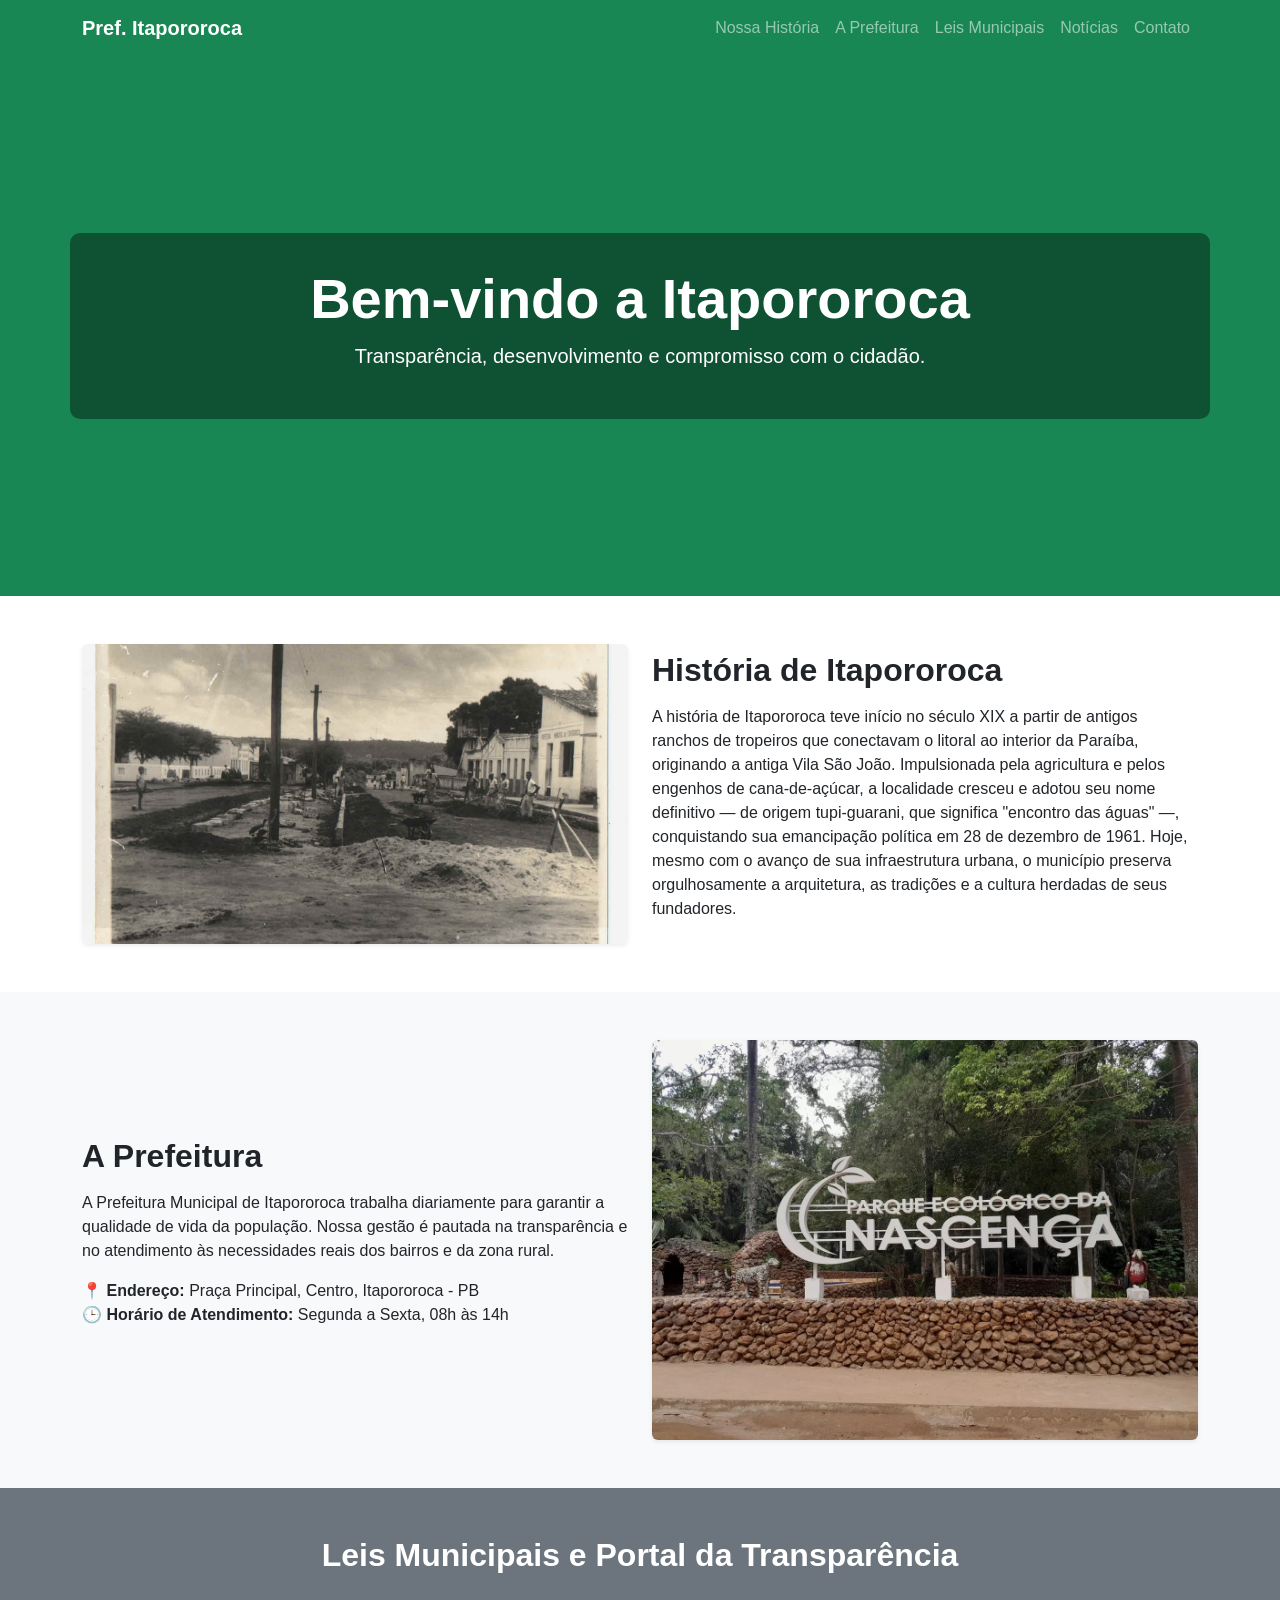
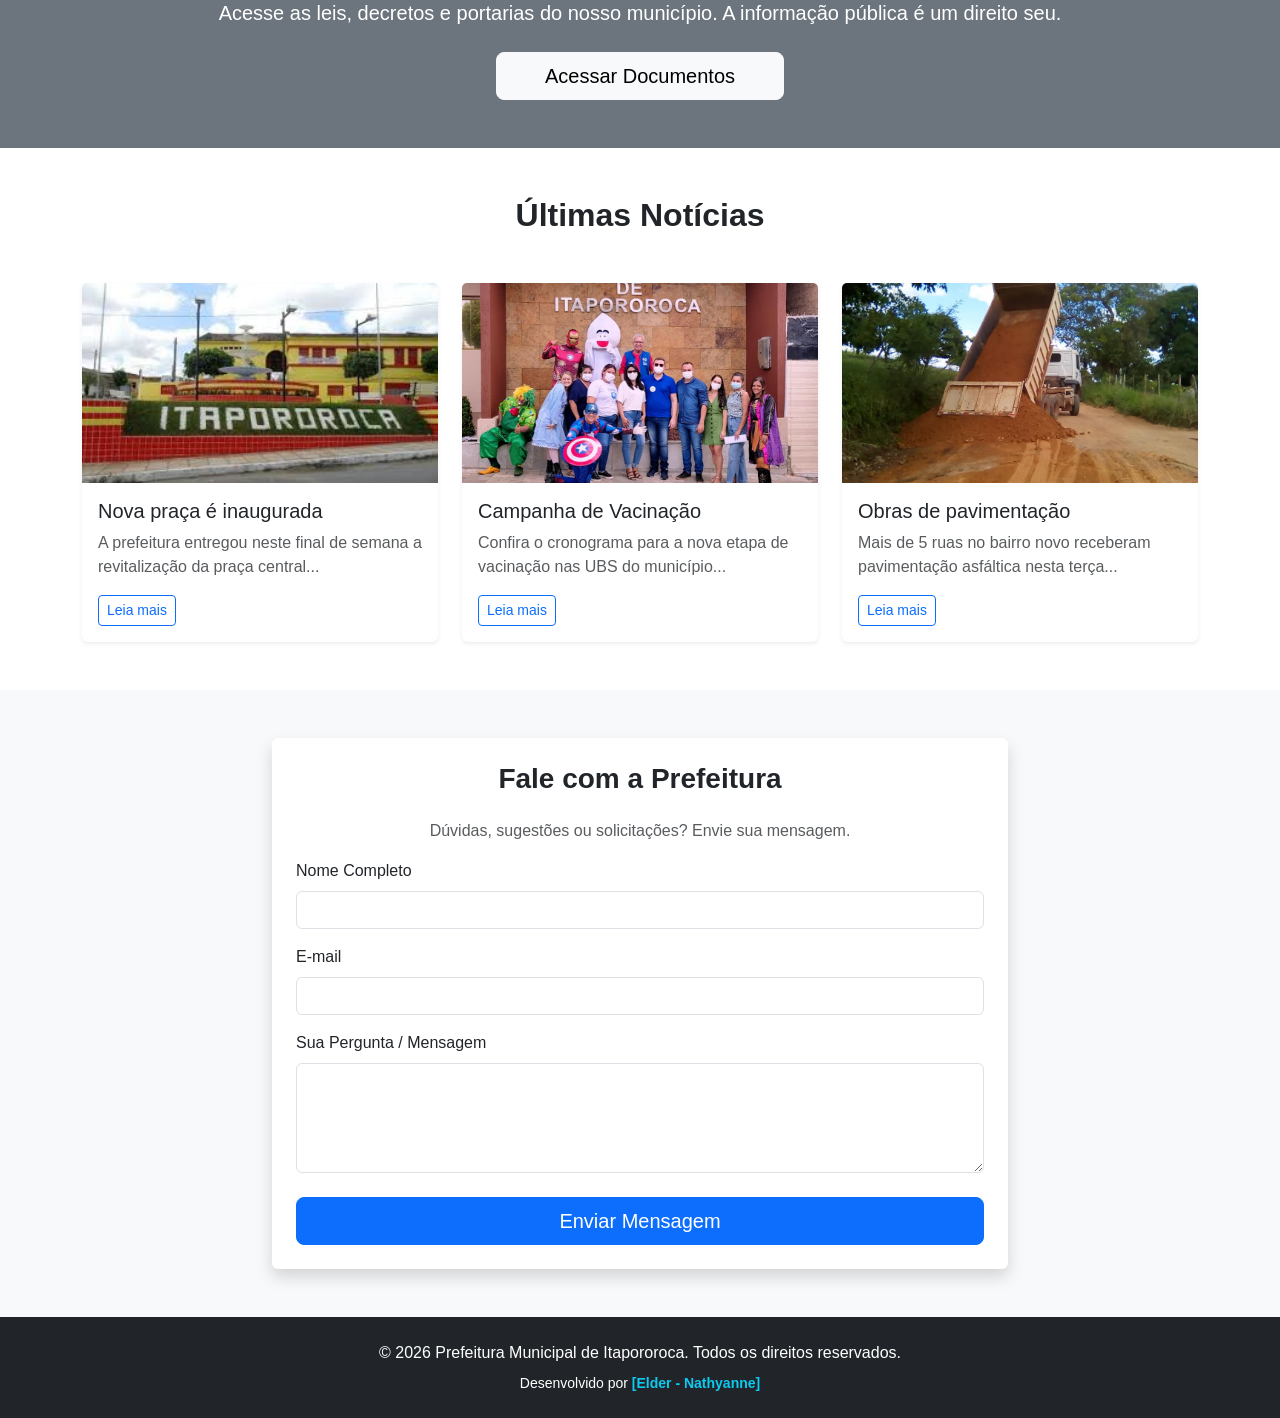
<file: index.html>
<!DOCTYPE html>
<html lang="pt-BR">
<head>
    <meta charset="UTF-8">
    <meta name="viewport" content="width=device-width, initial-scale=1.0">
    <title>Prefeitura Municipal de Itapororoca</title>
    <link href="https://cdn.jsdelivr.net/npm/bootstrap@5.3.0/dist/css/bootstrap.min.css" rel="stylesheet">
    <link rel="stylesheet" href="assets/css/style.css">
</head>
<body>

    <nav class="navbar navbar-expand-lg navbar-dark bg-success sticky-top">
        <div class="container">
            <a class="navbar-brand fw-bold" href="#">Pref. Itapororoca</a>
            <button class="navbar-toggler" type="button" data-bs-toggle="collapse" data-bs-target="#navbarNav">
                <span class="navbar-toggler-icon"></span>
            </button>
            <div class="collapse navbar-collapse" id="navbarNav">
                <ul class="navbar-nav ms-auto">
                    <li class="nav-item"><a class="nav-link" href="#historia">Nossa História</a></li>
                    <li class="nav-item"><a class="nav-link" href="#prefeitura">A Prefeitura</a></li>
                    <li class="nav-item"><a class="nav-link" href="#leis">Leis Municipais</a></li>
                    <li class="nav-item"><a class="nav-link" href="#noticias">Notícias</a></li>
                    <li class="nav-item"><a class="nav-link" href="#contato">Contato</a></li>
                </ul>
            </div>
        </div>
    </nav>

   <header class="hero d-flex align-items-center text-center text-white">
        <div class="container">
            <h1 class="display-4 fw-bold">Bem-vindo a Itapororoca</h1>
            <p class="lead">Transparência, desenvolvimento e compromisso com o cidadão.</p>
        </div>
    </header>

    <section id="historia" class="py-5">
        <div class="container">
            <div class="row align-items-center">
                <div class="col-md-6 mb-4 mb-md-0">
                    <div class="rounded overflow-hidden shadow-sm" style="height: 300px;">
                        <img src="assets/img/histo.png" class="w-100 h-100" style="object-fit: cover;" alt="História de Itapororoca">
                    </div>
                </div>
                <div class="col-md-6">
                    <h2 class="fw-bold mb-3">História de Itapororoca</h2>
                    <p>A história de Itapororoca teve início no século XIX a partir de antigos ranchos de tropeiros que conectavam o litoral ao interior da Paraíba, originando a antiga Vila São João. Impulsionada pela agricultura e pelos engenhos de cana-de-açúcar, a localidade cresceu e adotou seu nome definitivo — de origem tupi-guarani, que significa "encontro das águas" —, conquistando sua emancipação política em 28 de dezembro de 1961. Hoje, mesmo com o avanço de sua infraestrutura urbana, o município preserva orgulhosamente a arquitetura, as tradições e a cultura herdadas de seus fundadores.</p>
                </div>
            </div>
        </div>
    </section>

    <section id="prefeitura" class="py-5 bg-light">
        <div class="container">
            <div class="row align-items-center flex-md-row-reverse">
                <div class="col-md-6 mb-4 mb-md-0">
                    <div class="rounded overflow-hidden shadow-sm" style="height: 400px;">
                        <img src="assets/img/itapororoca.jpeg" class="w-100 h-100" style="object-fit: cover;" alt="A Prefeitura">
                    </div>
                </div>
                <div class="col-md-6">
                    <h2 class="fw-bold mb-3">A Prefeitura</h2>
                    <p>A Prefeitura Municipal de Itapororoca trabalha diariamente para garantir a qualidade de vida da população. Nossa gestão é pautada na transparência e no atendimento às necessidades reais dos bairros e da zona rural.</p>
                    <ul class="list-unstyled">
                        <li>📍 <strong>Endereço:</strong> Praça Principal, Centro, Itapororoca - PB</li>
                        <li>🕒 <strong>Horário de Atendimento:</strong> Segunda a Sexta, 08h às 14h</li>
                    </ul>
                </div>
            </div>
        </div>
    </section>

    <section id="leis" class="py-5 text-center text-white bg-secondary">
        <div class="container">
            <h2 class="fw-bold mb-4">Leis Municipais e Portal da Transparência</h2>
            <p class="lead mb-4">Acesse as leis, decretos e portarias do nosso município. A informação pública é um direito seu.</p>
            <a href="https://www.itapororoca.pb.gov.br/legislacao/decretos" class="btn btn-light btn-lg px-5">Acessar Documentos</a>
        </div>
    </section>

    <section id="noticias" class="py-5">
        <div class="container">
            <h2 class="fw-bold text-center mb-5">Últimas Notícias</h2>
            <div class="row g-4">
                
                <div class="col-md-4">
                    <div class="card h-100 shadow-sm border-0">
                        <div class="card-img-top overflow-hidden" style="height: 200px;">
                            <img src="assets/img/escola.jpg" class="w-100 h-100" style="object-fit: cover;" alt="Nova praça">
                        </div>
                        <div class="card-body">
                            <h5 class="card-title">Nova praça é inaugurada</h5>
                            <p class="card-text text-muted">A prefeitura entregou neste final de semana a revitalização da praça central...</p>
                            <a href="pages/noticia.html" class="btn btn-outline-primary btn-sm">Leia mais</a>
                        </div>
                    </div>
                </div>
                
                <div class="col-md-4">
                    <div class="card h-100 shadow-sm border-0">
                        <div class="card-img-top overflow-hidden" style="height: 200px;">
                            <img src="assets/img/vacina.jpg" class="w-100 h-100" style="object-fit: cover;" alt="Campanha de Vacinação">
                        </div>
                        <div class="card-body">
                            <h5 class="card-title">Campanha de Vacinação</h5>
                            <p class="card-text text-muted">Confira o cronograma para a nova etapa de vacinação nas UBS do município...</p>
                            <a href="pages/noticia.html" class="btn btn-outline-primary btn-sm">Leia mais</a>
                        </div>
                    </div>
                </div>
                
                <div class="col-md-4">
                    <div class="card h-100 shadow-sm border-0">
                        <div class="card-img-top overflow-hidden" style="height: 200px;">
                            <img src="assets/img/estrada.jpg" class="w-100 h-100" style="object-fit: cover;" alt="Obras de pavimentação">
                        </div>
                        <div class="card-body">
                            <h5 class="card-title">Obras de pavimentação</h5>
                            <p class="card-text text-muted">Mais de 5 ruas no bairro novo receberam pavimentação asfáltica nesta terça...</p>
                            <a href="pages/noticia.html" class="btn btn-outline-primary btn-sm">Leia mais</a>
                        </div>
                    </div>
                </div>

            </div>
        </div>
    </section>

    <section id="contato" class="py-5 bg-light">
        <div class="container">
            <div class="row justify-content-center">
                <div class="col-md-8">
                    <div class="card shadow border-0 p-4">
                        <h3 class="fw-bold text-center mb-4">Fale com a Prefeitura</h3>
                        <p class="text-center text-muted">Dúvidas, sugestões ou solicitações? Envie sua mensagem.</p>
                        <form action="#" method="POST">
                            <div class="mb-3">
                                <label for="nome" class="form-label">Nome Completo</label>
                                <input type="text" class="form-control" id="nome" name="nome" required>
                            </div>
                            <div class="mb-3">
                                <label for="email" class="form-label">E-mail</label>
                                <input type="email" class="form-control" id="email" name="email" required>
                            </div>
                            <div class="mb-4">
                                <label for="mensagem" class="form-label">Sua Pergunta / Mensagem</label>
                                <textarea class="form-control" id="mensagem" name="mensagem" rows="4" required></textarea>
                            </div>
                            <button type="submit" class="btn btn-primary w-100 btn-lg">Enviar Mensagem</button>
                        </form>
                    </div>
                </div>
            </div>
        </div>
    </section>

    <footer class="bg-dark text-white text-center py-4">
        <div class="container">
            <p class="mb-2">&copy; 2026 Prefeitura Municipal de Itapororoca. Todos os direitos reservados.</p>
            <p class="mb-0 small">
                Desenvolvido por <a href="#" class="text-info text-decoration-none fw-bold">[Elder - Nathyanne]</a>
            </p>
        </div>
    </footer>

    <script src="https://cdn.jsdelivr.net/npm/bootstrap@5.3.0/dist/js/bootstrap.bundle.min.js"></script>
</body>
</html>
</file>
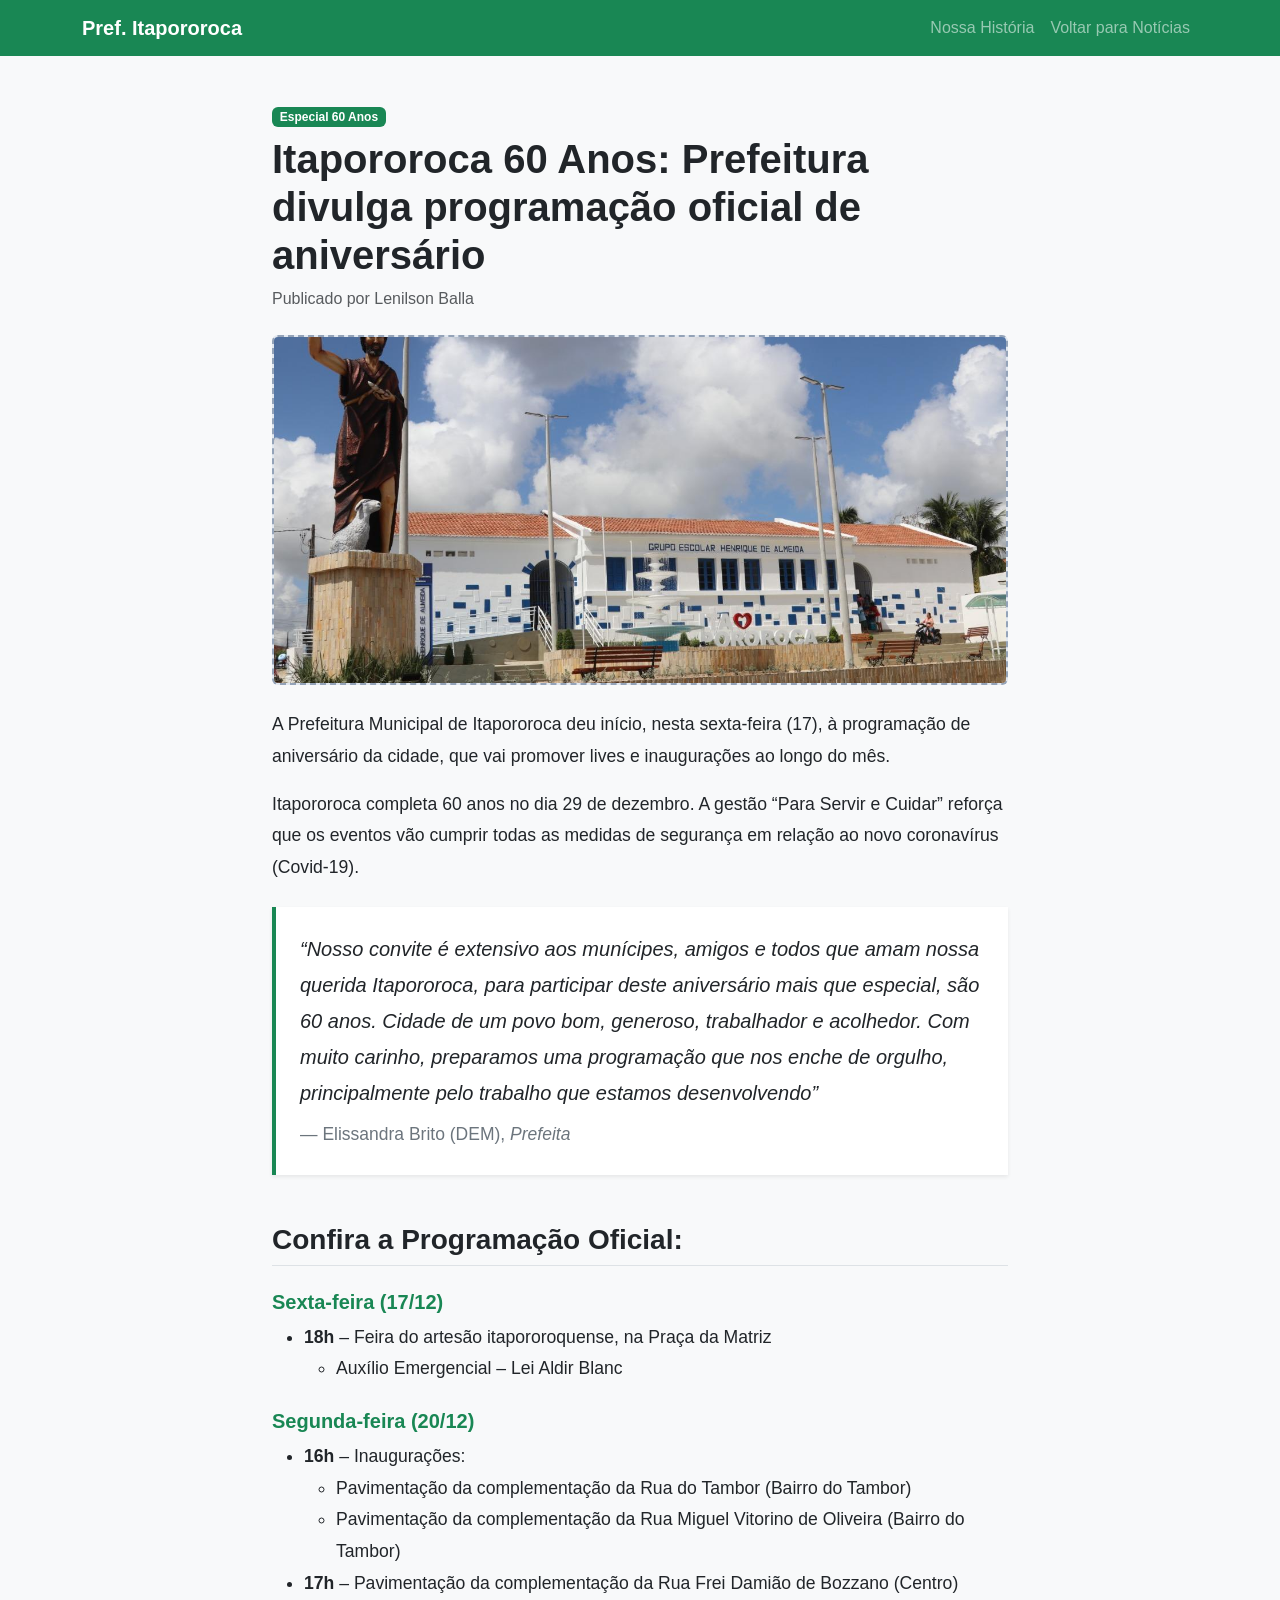
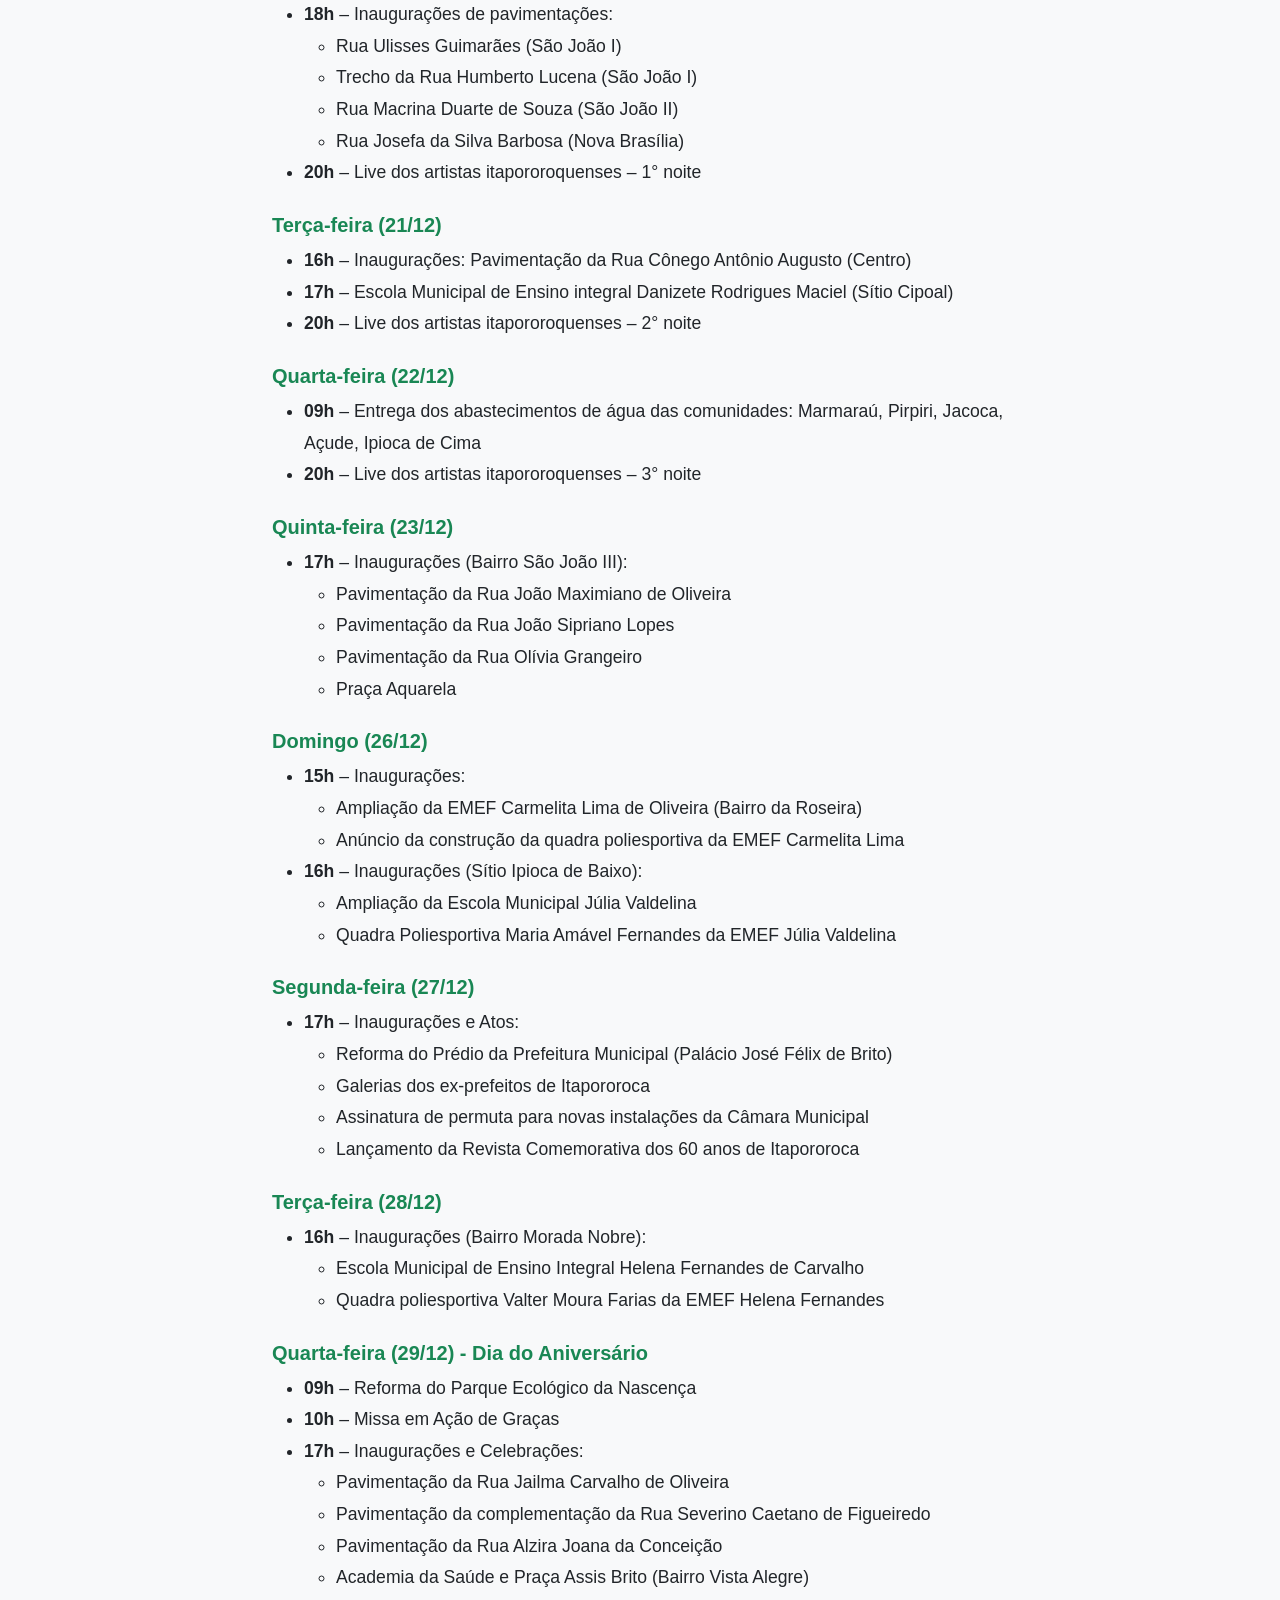
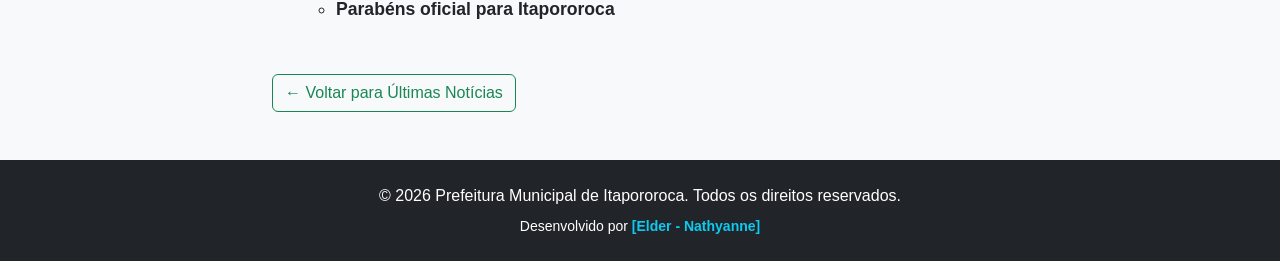
<file: pages/noticia.html>
<!DOCTYPE html>
<html lang="pt-BR">
<head>
    <meta charset="UTF-8">
    <meta name="viewport" content="width=device-width, initial-scale=1.0">
    <title>Itapororoca 60 Anos - Prefeitura Municipal</title>
    <link href="https://cdn.jsdelivr.net/npm/bootstrap@5.3.0/dist/css/bootstrap.min.css" rel="stylesheet">
    <link rel="stylesheet" href="../assets/css/style.css">
</head>
<body class="bg-light">

    <!-- Alterado de bg-primary para bg-success -->
    <nav class="navbar navbar-expand-lg navbar-dark bg-success sticky-top">
        <div class="container">
            <a class="navbar-brand fw-bold" href="../index.html">Pref. Itapororoca</a>
            <button class="navbar-toggler" type="button" data-bs-toggle="collapse" data-bs-target="#navbarNav">
                <span class="navbar-toggler-icon"></span>
            </button>
            <div class="collapse navbar-collapse" id="navbarNav">
                <ul class="navbar-nav ms-auto">
                    <li class="nav-item"><a class="nav-link" href="../index.html#historia">Nossa História</a></li>
                    <li class="nav-item"><a class="nav-link" href="../index.html#noticias">Voltar para Notícias</a></li>
                </ul>
            </div>
        </div>
    </nav>

    <main class="container py-5">
        <div class="row justify-content-center">
            <div class="col-lg-8">
                <header class="mb-4">
                    <span class="badge bg-success mb-2">Especial 60 Anos</span>
                    <h1 class="fw-bold">Itapororoca 60 Anos: Prefeitura divulga programação oficial de aniversário</h1>
                    <p class="text-muted">Publicado por Lenilson Balla</p>
                </header>

                <div class="rounded mb-4 overflow-hidden image-placeholder" style="height: 350px; width: 100%; background-color: #e2e8f0;">
                    <img src="../assets/img/praca.jpg" class="w-100 h-100" style="object-fit: cover;" alt="Aniversário de Itapororoca">
                </div>
                <article style="line-height: 1.8; font-size: 1.1rem;">
                    <p>A Prefeitura Municipal de Itapororoca deu início, nesta sexta-feira (17), à programação de aniversário da cidade, que vai promover lives e inaugurações ao longo do mês.</p>
                    
                    <p>Itapororoca completa 60 anos no dia 29 de dezembro. A gestão “Para Servir e Cuidar” reforça que os eventos vão cumprir todas as medidas de segurança em relação ao novo coronavírus (Covid-19).</p>
                    
                    <blockquote class="blockquote bg-white p-4 shadow-sm border-start border-success border-4 my-4">
                        <p class="mb-0 fst-italic">“Nosso convite é extensivo aos munícipes, amigos e todos que amam nossa querida Itapororoca, para participar deste aniversário mais que especial, são 60 anos. Cidade de um povo bom, generoso, trabalhador e acolhedor. Com muito carinho, preparamos uma programação que nos enche de orgulho, principalmente pelo trabalho que estamos desenvolvendo”</p>
                        <footer class="blockquote-footer mt-2">Elissandra Brito (DEM), <cite title="Prefeita de Itapororoca">Prefeita</cite></footer>
                    </blockquote>

                    <!-- Ajustado as cores dos subtítulos de text-primary (azul) para text-success (verde) para manter o padrão visual -->
                    <h3 class="fw-bold mt-5 mb-4 border-bottom pb-2">Confira a Programação Oficial:</h3>

                    <h5 class="text-success fw-bold">Sexta-feira (17/12)</h5>
                    <ul class="mb-4">
                        <li><strong>18h</strong> – Feira do artesão itapororoquense, na Praça da Matriz
                            <ul>
                                <li>Auxílio Emergencial – Lei Aldir Blanc</li>
                            </ul>
                        </li>
                    </ul>

                    <h5 class="text-success fw-bold">Segunda-feira (20/12)</h5>
                    <ul class="mb-4">
                        <li><strong>16h</strong> – Inaugurações:
                            <ul>
                                <li>Pavimentação da complementação da Rua do Tambor (Bairro do Tambor)</li>
                                <li>Pavimentação da complementação da Rua Miguel Vitorino de Oliveira (Bairro do Tambor)</li>
                            </ul>
                        </li>
                        <li><strong>17h</strong> – Pavimentação da complementação da Rua Frei Damião de Bozzano (Centro)</li>
                        <li><strong>18h</strong> – Inaugurações de pavimentações:
                            <ul>
                                <li>Rua Ulisses Guimarães (São João I)</li>
                                <li>Trecho da Rua Humberto Lucena (São João I)</li>
                                <li>Rua Macrina Duarte de Souza (São João II)</li>
                                <li>Rua Josefa da Silva Barbosa (Nova Brasília)</li>
                            </ul>
                        </li>
                        <li><strong>20h</strong> – Live dos artistas itapororoquenses – 1° noite</li>
                    </ul>

                    <h5 class="text-success fw-bold">Terça-feira (21/12)</h5>
                    <ul class="mb-4">
                        <li><strong>16h</strong> – Inaugurações: Pavimentação da Rua Cônego Antônio Augusto (Centro)</li>
                        <li><strong>17h</strong> – Escola Municipal de Ensino integral Danizete Rodrigues Maciel (Sítio Cipoal)</li>
                        <li><strong>20h</strong> – Live dos artistas itapororoquenses – 2° noite</li>
                    </ul>

                    <h5 class="text-success fw-bold">Quarta-feira (22/12)</h5>
                    <ul class="mb-4">
                        <li><strong>09h</strong> – Entrega dos abastecimentos de água das comunidades: Marmaraú, Pirpiri, Jacoca, Açude, Ipioca de Cima</li>
                        <li><strong>20h</strong> – Live dos artistas itapororoquenses – 3° noite</li>
                    </ul>

                    <h5 class="text-success fw-bold">Quinta-feira (23/12)</h5>
                    <ul class="mb-4">
                        <li><strong>17h</strong> – Inaugurações (Bairro São João III):
                            <ul>
                                <li>Pavimentação da Rua João Maximiano de Oliveira</li>
                                <li>Pavimentação da Rua João Sipriano Lopes</li>
                                <li>Pavimentação da Rua Olívia Grangeiro</li>
                                <li>Praça Aquarela</li>
                            </ul>
                        </li>
                    </ul>

                    <h5 class="text-success fw-bold">Domingo (26/12)</h5>
                    <ul class="mb-4">
                        <li><strong>15h</strong> – Inaugurações:
                            <ul>
                                <li>Ampliação da EMEF Carmelita Lima de Oliveira (Bairro da Roseira)</li>
                                <li>Anúncio da construção da quadra poliesportiva da EMEF Carmelita Lima</li>
                            </ul>
                        </li>
                        <li><strong>16h</strong> – Inaugurações (Sítio Ipioca de Baixo):
                            <ul>
                                <li>Ampliação da Escola Municipal Júlia Valdelina</li>
                                <li>Quadra Poliesportiva Maria Amável Fernandes da EMEF Júlia Valdelina</li>
                            </ul>
                        </li>
                    </ul>

                    <h5 class="text-success fw-bold">Segunda-feira (27/12)</h5>
                    <ul class="mb-4">
                        <li><strong>17h</strong> – Inaugurações e Atos:
                            <ul>
                                <li>Reforma do Prédio da Prefeitura Municipal (Palácio José Félix de Brito)</li>
                                <li>Galerias dos ex-prefeitos de Itapororoca</li>
                                <li>Assinatura de permuta para novas instalações da Câmara Municipal</li>
                                <li>Lançamento da Revista Comemorativa dos 60 anos de Itapororoca</li>
                            </ul>
                        </li>
                    </ul>

                    <h5 class="text-success fw-bold">Terça-feira (28/12)</h5>
                    <ul class="mb-4">
                        <li><strong>16h</strong> – Inaugurações (Bairro Morada Nobre):
                            <ul>
                                <li>Escola Municipal de Ensino Integral Helena Fernandes de Carvalho</li>
                                <li>Quadra poliesportiva Valter Moura Farias da EMEF Helena Fernandes</li>
                            </ul>
                        </li>
                    </ul>

                    <h5 class="text-success fw-bold">Quarta-feira (29/12) - Dia do Aniversário</h5>
                    <ul class="mb-4">
                        <li><strong>09h</strong> – Reforma do Parque Ecológico da Nascença</li>
                        <li><strong>10h</strong> – Missa em Ação de Graças</li>
                        <li><strong>17h</strong> – Inaugurações e Celebrações:
                            <ul>
                                <li>Pavimentação da Rua Jailma Carvalho de Oliveira</li>
                                <li>Pavimentação da complementação da Rua Severino Caetano de Figueiredo</li>
                                <li>Pavimentação da Rua Alzira Joana da Conceição</li>
                                <li>Academia da Saúde e Praça Assis Brito (Bairro Vista Alegre)</li>
                                <li><strong>Parabéns oficial para Itapororoca</strong></li>
                            </ul>
                        </li>
                    </ul>

                </article>
                <div class="mt-5">
                    <a href="../index.html#noticias" class="btn btn-outline-success">&larr; Voltar para Últimas Notícias</a>
                </div>
            </div>
        </div>
    </main>

    <footer class="bg-dark text-white text-center py-4 mt-auto">
        <div class="container">
            <p class="mb-2">&copy; 2026 Prefeitura Municipal de Itapororoca. Todos os direitos reservados.</p>
            <p class="mb-0 small">
                Desenvolvido por <a href="#" class="text-info text-decoration-none fw-bold">[Elder - Nathyanne]</a>
            </p>
        </div>
    </footer>

    <script src="https://cdn.jsdelivr.net/npm/bootstrap@5.3.0/dist/js/bootstrap.bundle.min.js"></script>
</body>
</html>
</file>
<file: assets/css/style.css>
body {
    font-family: 'Segoe UI', Tahoma, Geneva, Verdana, sans-serif;
    scroll-behavior: smooth;
}

.image-placeholder {
    background-color: #cbd5e1;
    color: #475569;
    display: flex;
    align-items: center;
    justify-content: center;
    font-weight: bold;
    text-align: center;
    border: 2px dashed #94a3b8;
}

.hero {
    min-height: 60vh;
    background-color: #198754; 
}

.hero .container {
    background-color: rgba(0, 0, 0, 0.4);
    padding: 2rem;
    border-radius: 10px;
}

.nav-link:hover {
    color: #f8f9fa !important;
    text-decoration: underline;
}

.card {
    transition: transform 0.3s ease;
}

.card:hover {
    transform: translateY(-5px);
}
</file>
